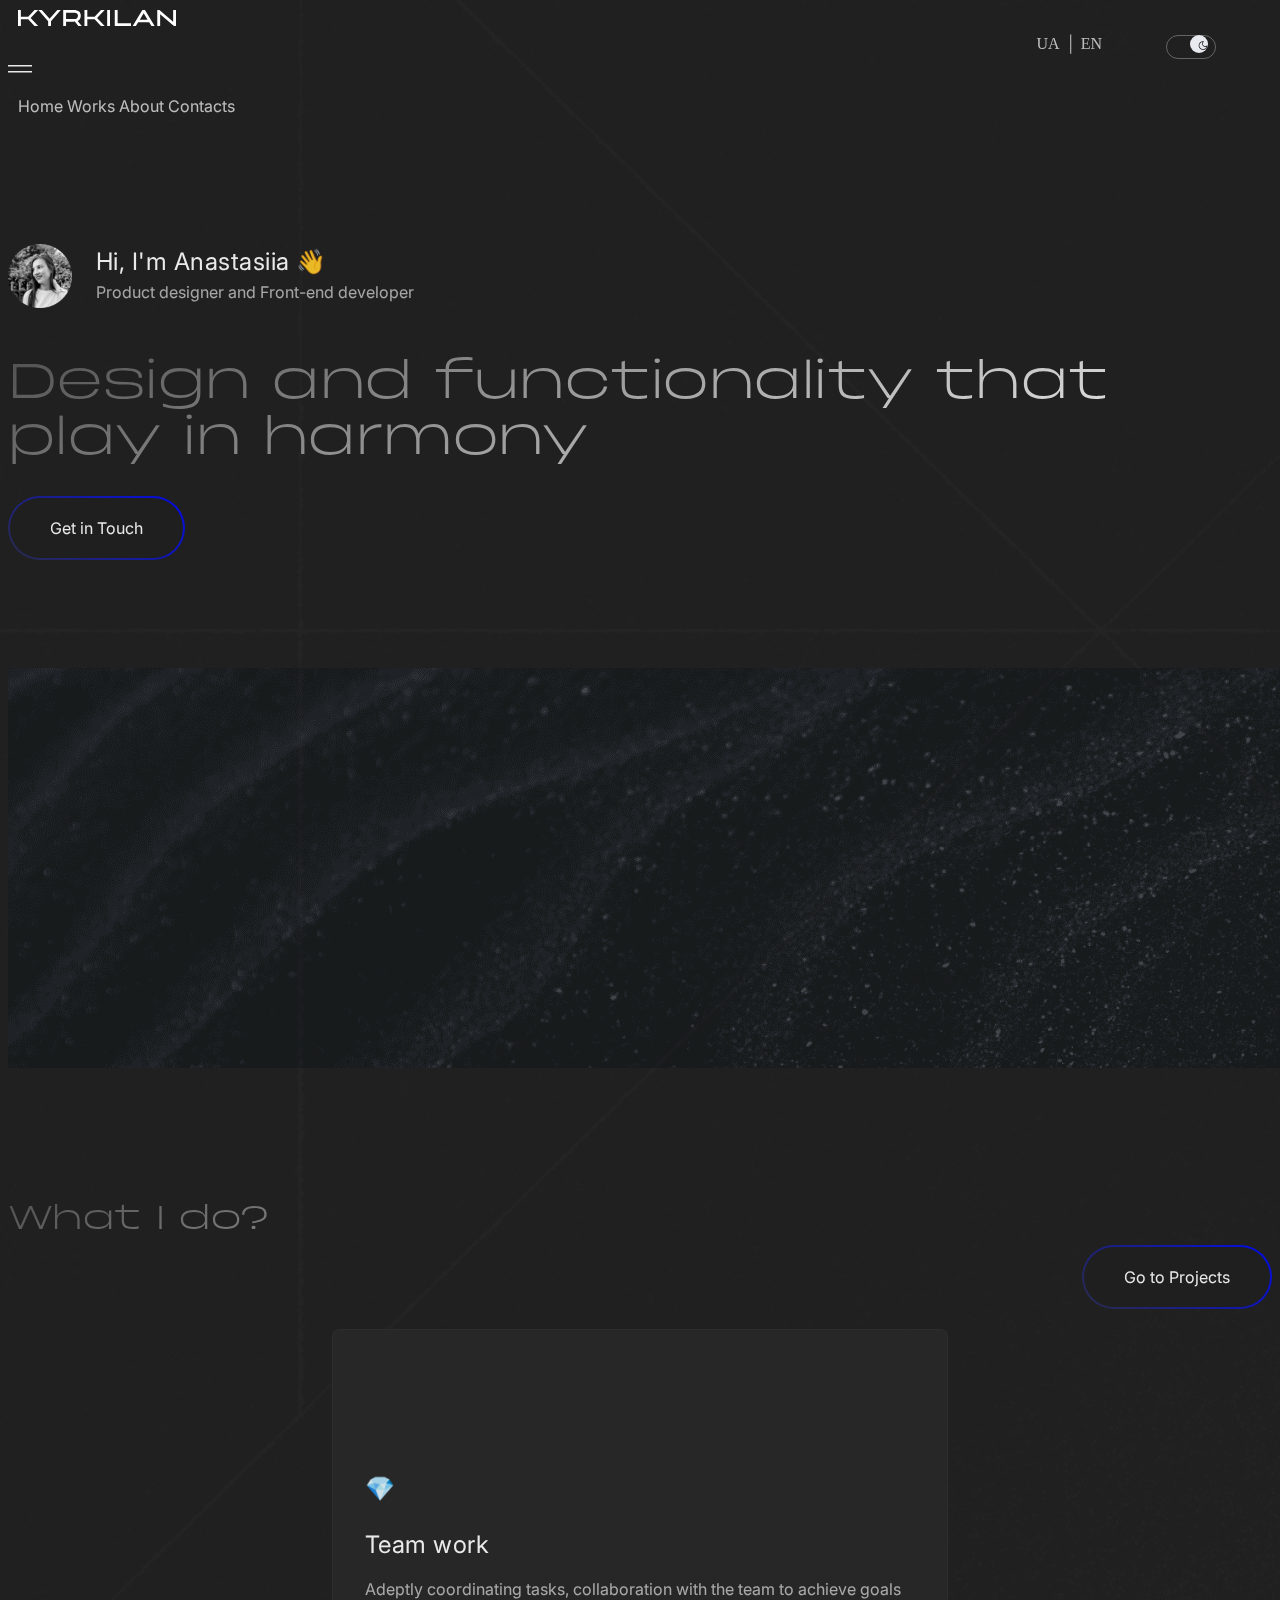
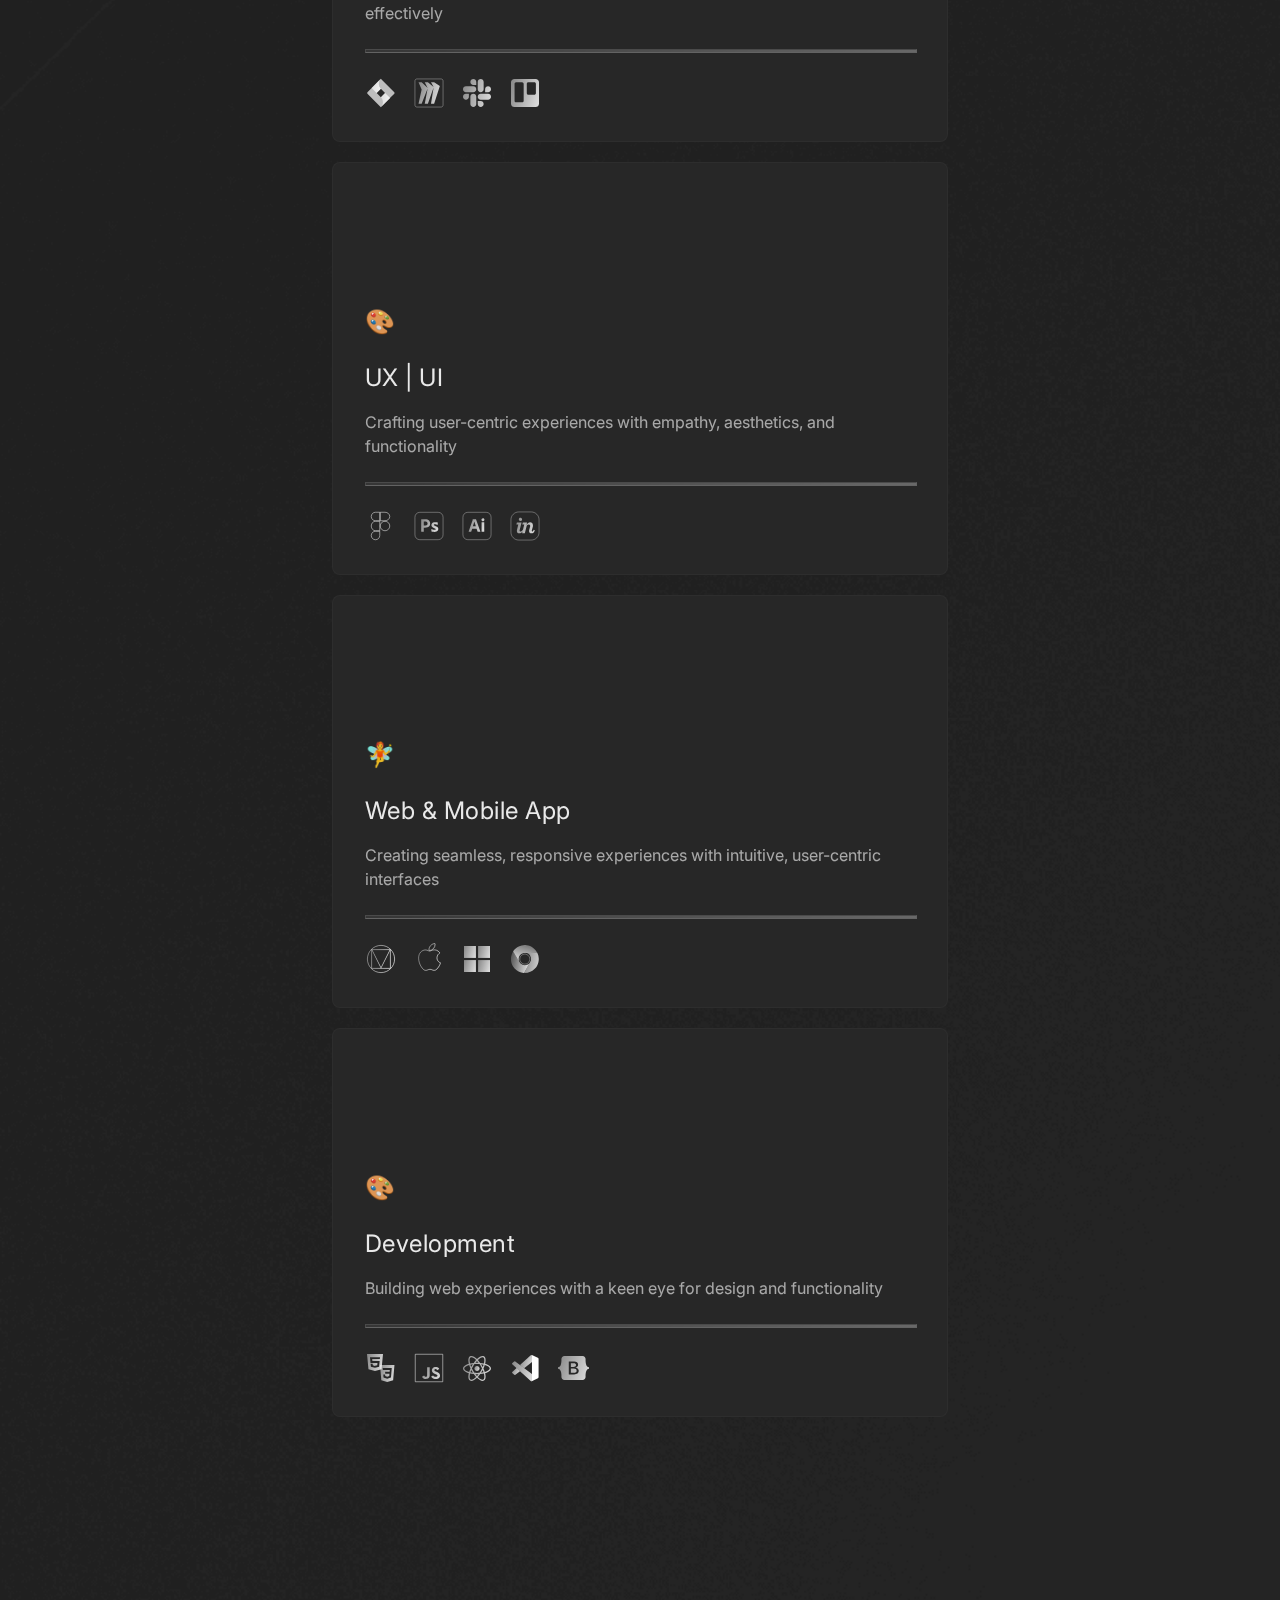
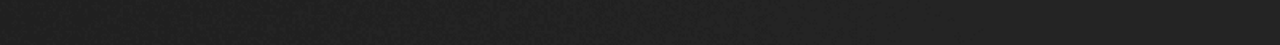
<file: index.html>
<!DOCTYPE html>
<html lang="en">
  <head>
    <meta charset="UTF-8" />
    <meta name="viewport" content="width=device-width, initial-scale=1.0" />
    <meta
      name="description"
      content="Anastasiia Kyrkilan - design and developing Websites, Mobile and Web Applications, combining usability and a enjoyable interface."
    />
    <title>Designer and Front-end developer - Anastasiia Kyrkilan</title>
    <link
      rel="icon"
      href="data:image/svg+xml,<svg xmlns='http://www.w3.org/2000/svg' width='64' height='64'><text x='50%' y='50%' dominant-baseline='middle' text-anchor='middle' style='font-size: 48px;'>👩🏻‍💻</text></svg>"
    />
    <link
      href="https://cdn.jsdelivr.net/npm/bootstrap@5.3.0/dist/css/bootstrap.min.css"
      rel="stylesheet"
      integrity="sha384-9ndCyUaIbzAi2FUVXJi0CjmCapSmO7SnpJef0486qhLnuZ2cdeRhO02iuK6FUUVM"
      crossorigin="anonymous"
    />
    <script
      src="https://cdn.jsdelivr.net/npm/bootstrap@5.3.1/dist/js/bootstrap.bundle.min.js"
      integrity="sha384-HwwvtgBNo3bZJJLYd8oVXjrBZt8cqVSpeBNS5n7C8IVInixGAoxmnlMuBnhbgrkm"
      crossorigin="anonymous"
    ></script>
    <link rel="stylesheet" href="/src/dark-theme.css" id="theme-link"/>
  </head>

  <body>
    <!-- Header -->
    <nav class="navbar sticky-top navbar-expand-lg navbar-dark" id="header">
      <div class="container">
        <a class="navbar-brand" href="/"
          ><img src="/img/logo.svg" alt="Kyrkilan" class="cursor-hover"
        /></a>

        <div class="switchers">
          <div class="lang">
            <a class="nav-item nav-link" href="#">UA</a>
            <p>|</p>
            <a class="nav-item nav-link active" href="#">EN</a>
          </div>

          <span class="switcher switcher-1">
            <input type="checkbox" id="switcher-1" />
            <label for="switcher-1"></label>
          </span>
        </div> 
        
        <button
          class="navbar-toggler d-lg-none"
          type="button"
          data-bs-toggle="collapse"
          data-bs-target="#navbarNavAltMarkup"
        >
          <span class="navbar-toggler-icon"></span>
        </button>

        <button id="custom-toggler" class="d-lg-none">
          <img
            src="icons/icon-burger-menu.svg"
            alt="Menu"
            class="menu-icon"
            width="24px"
          />
          <img
            src="icons/icon_burger_close.svg"
            alt="Close"
            class="close-icon disabled"
            width="24px"
          />
        </button>

       

        <div class="collapse navbar-collapse" id="navbarNavAltMarkup">
          <div class="navbar-nav">
            <a
              class="nav-item nav-link menu-item active"
              aria-current="page"
              href="/"
              >Home</a
            >
            <a class="nav-item nav-link menu-item" href="/works.html">Works</a>
            <a class="nav-item nav-link menu-item" href="/about.html">About</a>
            <a class="nav-item nav-link menu-item" href="#contact-screen"
              >Contacts</a
            >
          </div>
        </div>
      </div>
    </nav>

    <!-- Main screen -->
    <div class="container main-screen">
      <div class="row">
        <div class="col-xxl-1"></div>
        <div class="col-xxl-10 greeting">
          <img
            src="/img/avatar-color.png"
            alt="Anastasiia Kyrkilan"
            class="img-fluid"
          />
          <div>
            <h3>Hi, I'm Anastasiia 👋</h3>
            <p>Product designer and Front-end developer</p>
          </div>
        </div>
      </div>
      <div class="row">
        <div class="col-xxl-1"></div>
        <div class="col-xxl-7 col-xl-8 col-lg-10">
          <h1>Design and functionality that play in harmony</h1>
        </div>
      </div>
      <div class="row main-row-btn">
        <div class="col-xxl-1"></div>
        <div class="col-xxl-4">
          <a href="/#contact-screen" class="btn-main">Get in Touch</a>
        </div>
      </div>
    </div>

    <!-- Decorative image -->
    <div class="deco-img-main">
      <img src="/img/black_wave_img.png" alt="Design waves" class="img-fluid" />
    </div>

    <!-- What I do? -->
    <div class="container skills-screen">
      <div class="row">
        <div class="col-sm">
          <h2>What I do?</h2>
        </div>
        <div class="col-sm">
          <div class="btn-projects">
            <a href="/works.html" class="btn-main">Go to Projects</a>
          </div>
        </div>
      </div>
      <div class="row skill-cards">
        <div class="col-xxl col-lg-6 skill-card">
          <h3>💎</h3>
          <h3>Team work</h3>
          <p>
            Adeptly coordinating tasks, collaboration with the team to achieve
            goals effectively
          </p>
          <hr />
          <div class="tool-icons">
            <img
              src="/icons/tool-jira-white.svg"
              alt="Jira"
              class="tool-icon"
            />
            <img
              src="/icons/tool-miro-white.svg"
              alt="Miro"
              class="tool-icon"
            />
            <img
              src="/icons/tool-slack-white.svg"
              alt="Slack"
              class="tool-icon"
            />
            <img
              src="/icons/tool-trello-white.svg"
              alt="Trello"
              class="tool-icon"
            />
          </div>
        </div>
        <div class="col-xxl col-lg-6 skill-card">
          <h3>🎨</h3>
          <h3>UX | UI</h3>
          <p>
            Crafting user-centric experiences with empathy, aesthetics, and
            functionality
          </p>
          <hr />
          <div class="tool-icons">
            <img
              src="/icons/tool-figma-white.svg"
              alt="Figma"
              class="tool-icon"
            />
            <img
              src="/icons/tool-ps-white.svg"
              alt="Photoshop"
              class="tool-icon"
            />
            <img
              src="/icons/tool-ai-white.svg"
              alt="Illustrator"
              class="tool-icon"
            />
            <img
              src="/icons/tool-in-white.svg"
              alt="Invision"
              class="tool-icon"
            />
          </div>
        </div>
        <div class="col-xxl col-lg-6 skill-card">
          <h3>🧚</h3>
          <h3>Web & Mobile App</h3>
          <p>
            Creating seamless, responsive experiences with intuitive,
            user-centric interfaces
          </p>
          <hr />
          <div class="tool-icons">
            <img
              src="/icons/tool-material-white.svg"
              alt="Material guidelines"
              class="tool-icon"
            />
            <img
              src="/icons/tool-ios-white.svg"
              alt="iOS guidelines"
              class="tool-icon"
            />
            <img
              src="/icons/tool-win-white.svg"
              alt="Windows guidelines"
              class="tool-icon"
            />
            <img
              src="/icons/tool-web-white.svg"
              alt="Chrome"
              class="tool-icon"
            />
          </div>
        </div>
        <div class="col-xxl col-lg-6 skill-card">
          <h3>🎨</h3>
          <h3>Development</h3>
          <p>
            Building web experiences with a keen eye for design and
            functionality
          </p>
          <hr />
          <div class="tool-icons">
            <img
              src="/icons/tool-html-white.svg"
              alt="HTML & CSS"
              class="tool-icon"
            />
            <img
              src="/icons/tool-js-white.svg"
              alt="Java Script"
              class="tool-icon"
            />
            <img
              src="/icons/tool-react-white.svg"
              alt="React"
              class="tool-icon"
            />
            <img
              src="/icons/tool-vs-white.svg"
              alt="Visual Studio Code"
              class="tool-icon"
            />
            <img
              src="/icons/tool-bootstrap-white.svg"
              alt="Bootstrap"
              class="tool-icon"
            />
          </div>
        </div>
      </div>
    </div>

    <!-- Contact me -->
    <div class="contact-screen" id="contact-screen"></div>

    <!-- Footer -->
    <div class="footer"></div>

    <!-- Cursor -->
    <div class="circle-and-dot"></div>

    <!-- JS -->
    <script src="/src/app.js"></script>
  </body>
</html>
</file>
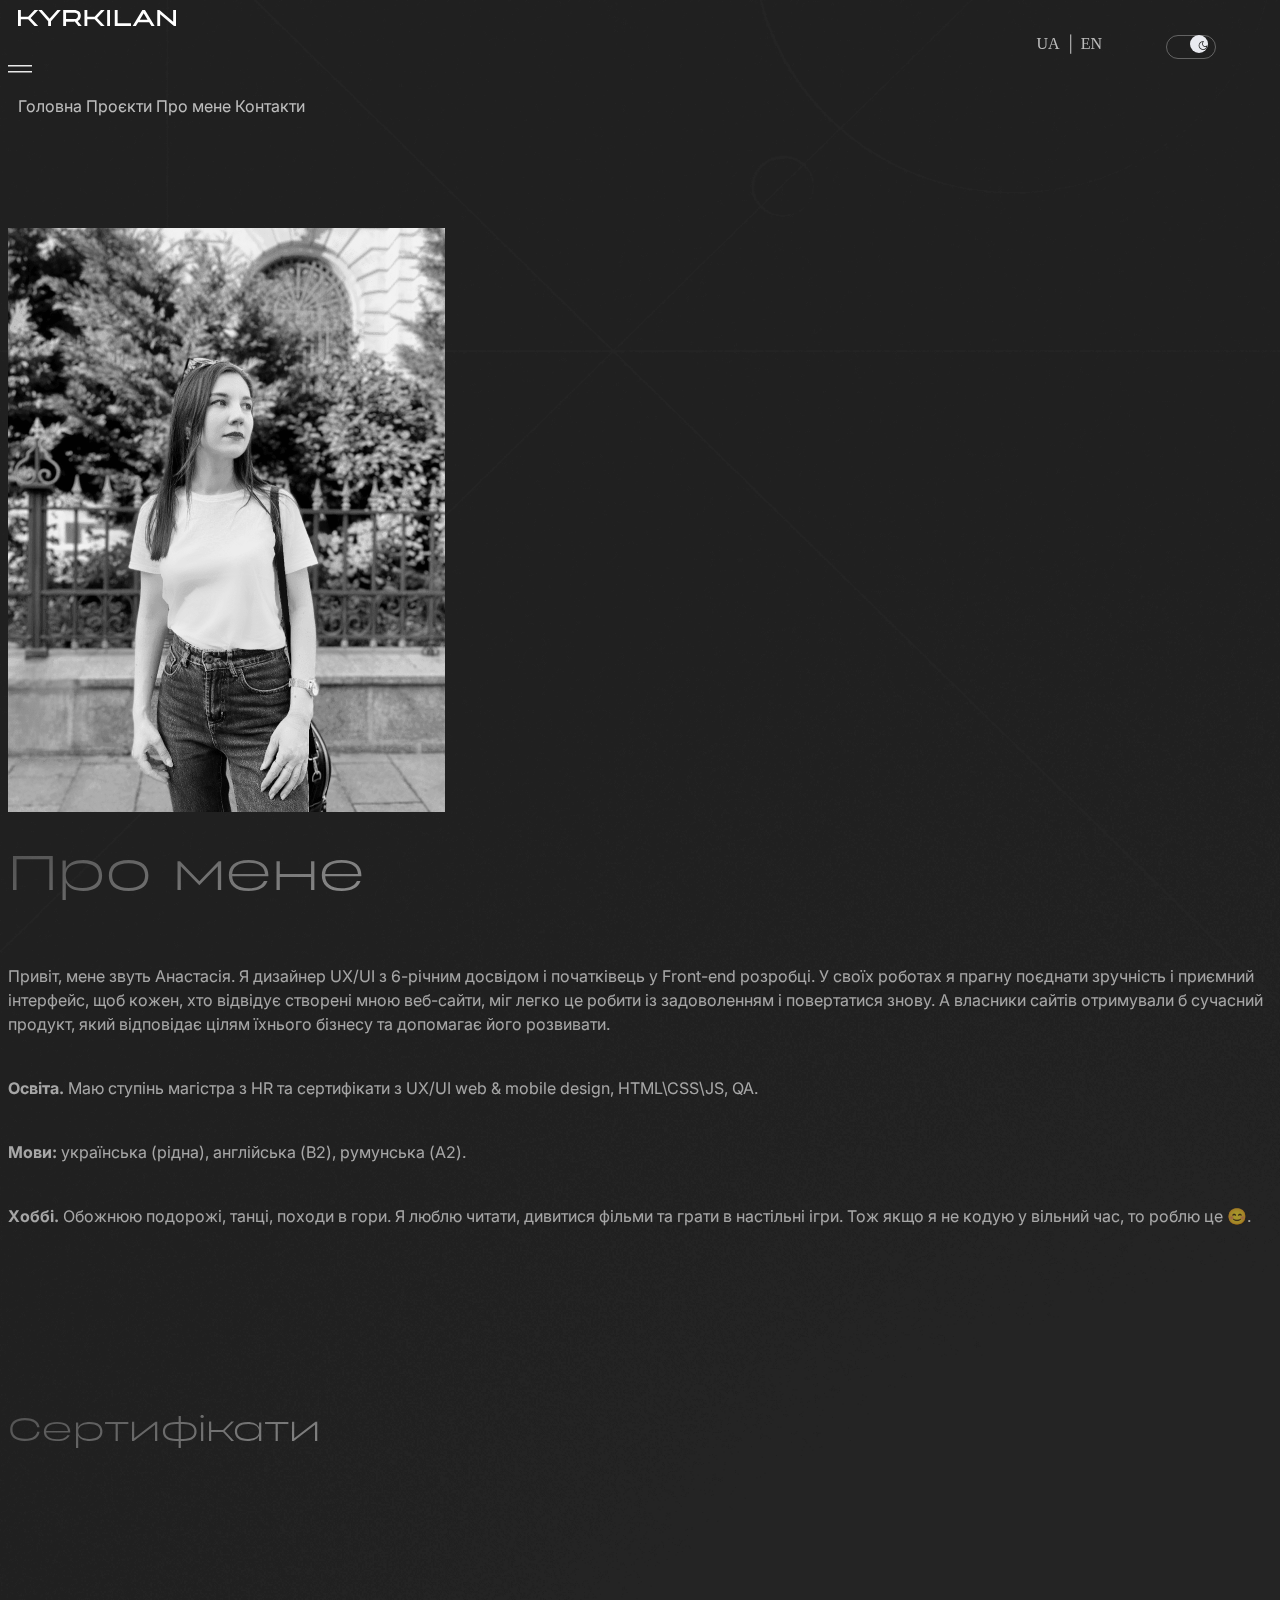
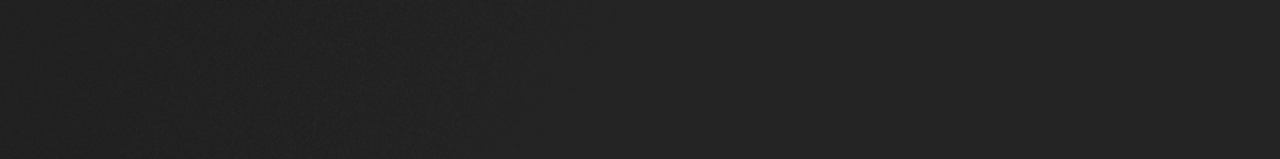
<file: about-ua.html>
<!DOCTYPE html>
<html lang="uk">
  <head>
    <meta charset="UTF-8" />
    <meta name="viewport" content="width=device-width, initial-scale=1.0" />
    <meta
      name="description"
      content="Дізнайтеся більше про Анастасію Киркілан – UX/UI дизайнера з 6-річним досвідом роботи та початківця Front-end"
    />
    <title>Про Анастасію Киркілан</title>
    <link
      rel="icon"
      href="data:image/svg+xml,<svg xmlns='http://www.w3.org/2000/svg' width='64' height='64'><text x='50%' y='50%' dominant-baseline='middle' text-anchor='middle' style='font-size: 48px;'>👩🏻‍💻</text></svg>"
    />
    <link
      href="https://cdn.jsdelivr.net/npm/bootstrap@5.3.0/dist/css/bootstrap.min.css"
      rel="stylesheet"
      integrity="sha384-9ndCyUaIbzAi2FUVXJi0CjmCapSmO7SnpJef0486qhLnuZ2cdeRhO02iuK6FUUVM"
      crossorigin="anonymous"
    />
    <script
      src="https://cdn.jsdelivr.net/npm/bootstrap@5.3.0/dist/js/bootstrap.bundle.min.js"
      integrity="sha384-geWF76RCwLtnZ8qwWowPQNguL3RmwHVBC9FhGdlKrxdiJJigb/j/68SIy3Te4Bkz"
      crossorigin="anonymous"
    ></script>
    <link rel="stylesheet" href="/src/dark-theme.css" id="theme-link"/>
  </head>

  <body>
    <!-- Header -->
    <nav class="navbar sticky-top navbar-expand-lg navbar-dark" id="header">
      <div class="container">
        <a class="navbar-brand" href="/index-ua.html"
          ><img src="/img/logo.svg" alt="Kyrkilan" class="cursor-hover"
        /></a>

        <div class="switchers">
          <div class="lang">
            <a class="nav-item nav-link active" href="#">UA</a>
            <p>|</p>
            <a class="nav-item nav-link" href="/about.html">EN</a>
          </div>

          <span class="switcher switcher-1">
            <input type="checkbox" id="switcher-1" />
            <label for="switcher-1"></label>
          </span>
        </div> 

        <button
          class="navbar-toggler d-lg-none"
          type="button"
          data-bs-toggle="collapse"
          data-bs-target="#navbarNavAltMarkup"
        >
          <span class="navbar-toggler-icon"></span>
        </button>

        <button id="custom-toggler" class="d-lg-none">
          <img
            src="icons/icon-burger-menu.svg"
            alt="Menu"
            class="menu-icon"
            width="24px"
          />
          <img
            src="icons/icon_burger_close.svg"
            alt="Close"
            class="close-icon disabled"
            width="24px"
          />
        </button>

        <div class="collapse navbar-collapse" id="navbarNavAltMarkup">
          <div class="navbar-nav">
            <a class="nav-item nav-link menu-item" aria-current="page" href="/index-ua.html"
              >Головна</a
            >
            <a class="nav-item nav-link menu-item" href="/works-ua.html">Проєкти</a>
            <a class="nav-item nav-link menu-item active" href="/about-ua.html"
              >Про мене</a
            >
            <a class="nav-item nav-link menu-item" href="#contact-screen-about"
              >Контакти</a
            >
          </div>
        </div>
      </div>
    </nav>

    <!-- About me -->
    <div class="container about-me">
      <div class="row">
        <div class="col-xl-1"></div>
        <div class="col-xl-5 col-lg-6">
          <img
            src="/img/about-photo-color.png"
            alt="Анастасія Киркілан"
            class="img-fluid"
          />
        </div>
        <div class="col-xl-5 col-lg-6">
          <h1>Про мене</h2>
          <p>
            Привіт, мене звуть Анастасія. Я дизайнер UX/UI з 6-річним досвідом і початківець у Front-end розробці. У своїх роботах я прагну поєднати зручність і приємний інтерфейс, щоб кожен, хто відвідує створені мною веб-сайти, міг легко це робити із задоволенням і повертатися знову. А власники сайтів отримували б сучасний продукт, який відповідає цілям їхнього бізнесу та допомагає його розвивати.
          </p>
          <p>
            <b>Освіта.</b> Маю ступінь магістра з HR та сертифікати з UX/UI web & mobile design, HTML\CSS\JS, QA.
          </p>
          <p>
            <b> Мови:</b> українська (рідна), англійська (B2), румунська (A2).
          </p>
          <p>
            <b>Хоббі.</b> Обожнюю подорожі, танці, походи в гори. Я люблю читати, дивитися фільми та грати в настільні ігри. Тож якщо я не кодую у вільний час, то роблю це 😊.
          </p>
        </div>
      </div>
    </div>

    <!-- Certificates -->
<div class="certificates-screen">
  <h2 class="container">Сертифікати</h2>
  <div class="certificates-container">
    <div class="certificates">
    </div>
    <div class="certificates">
    </div>
   </div> 
   <div class="certificates-container">
    <div class="certificates scroll-back">
    </div>
    <div class="certificates scroll-back">
    </div>
   </div> 
   </div> 
</div>

    <!-- Contact me -->
    <div class="contact-screen" id="contact-screen-about"></div>

    <!-- Footer -->
    <div class="footer"></div>

    <!-- Cursor -->
    <div class="circle-and-dot"></div>

    <!-- JS -->
    <script src="/src/app-ua.js"></script>
  </body>
</html>
</file>
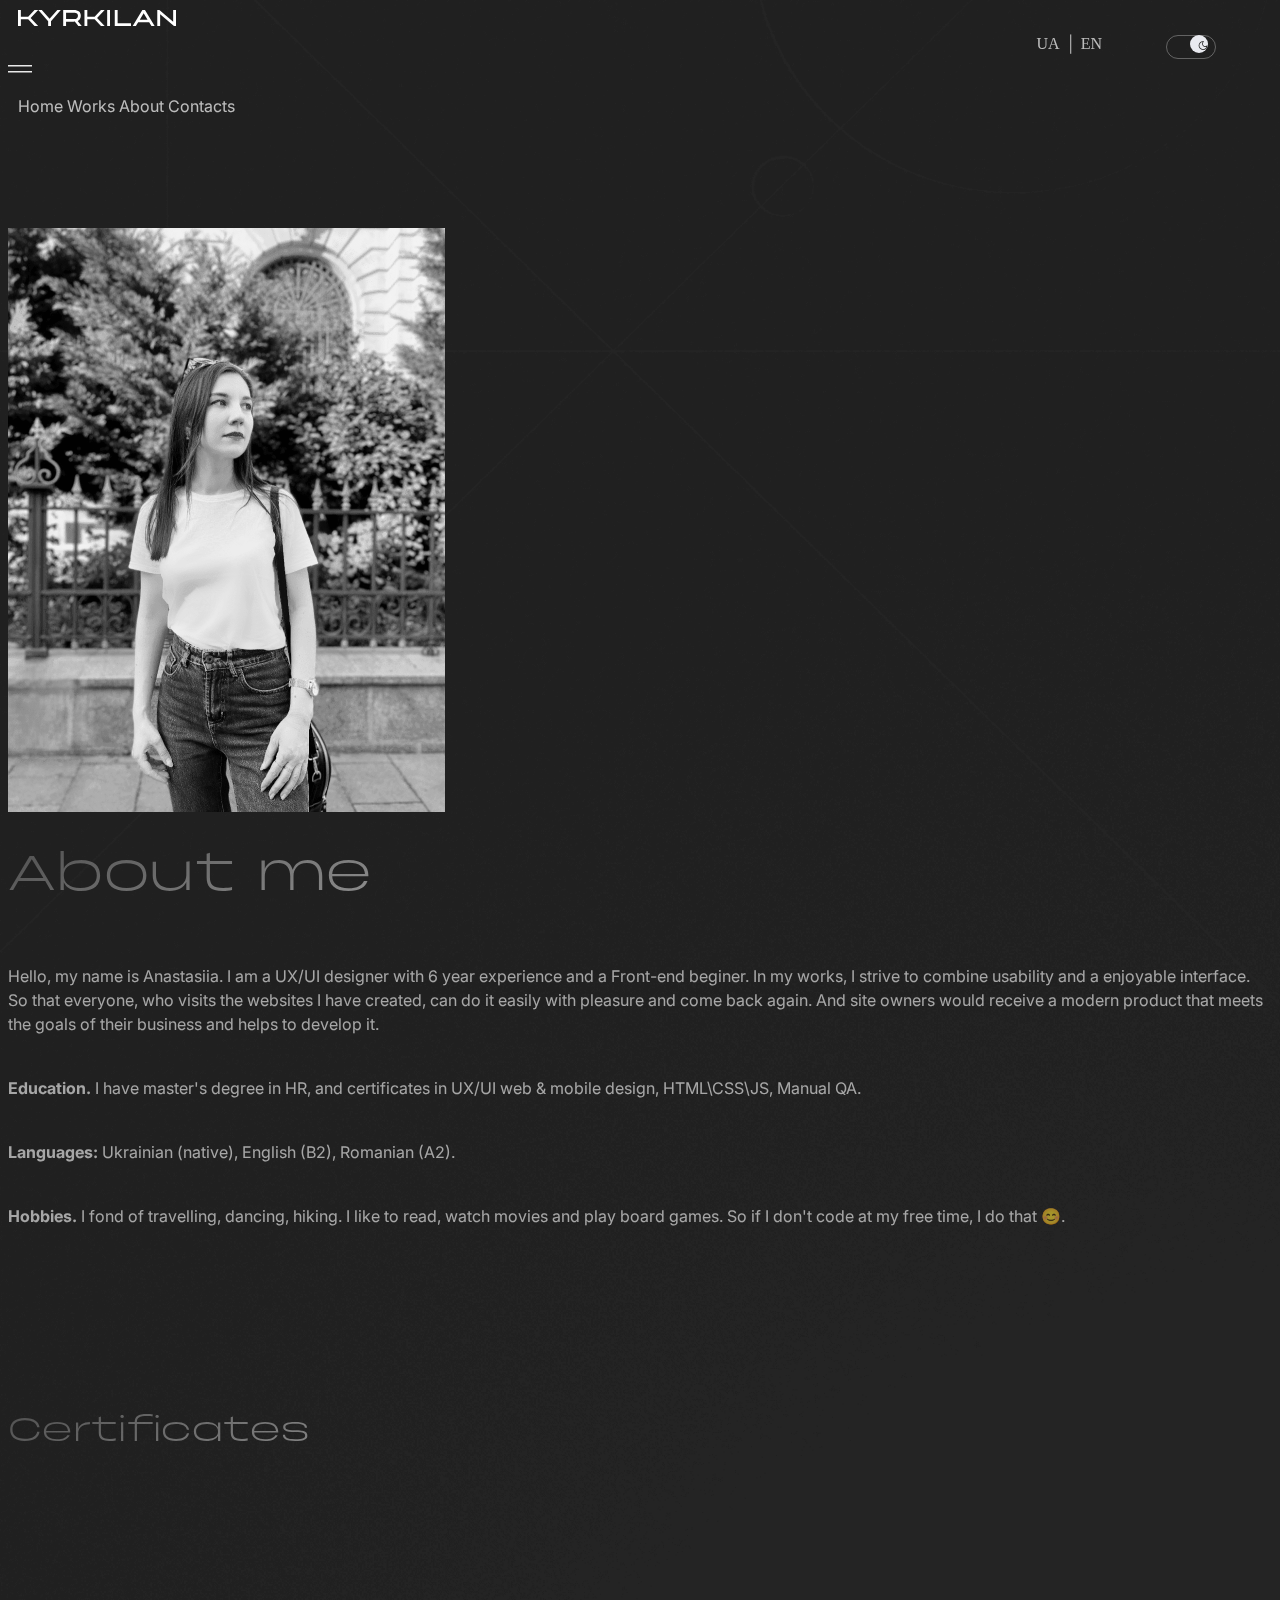
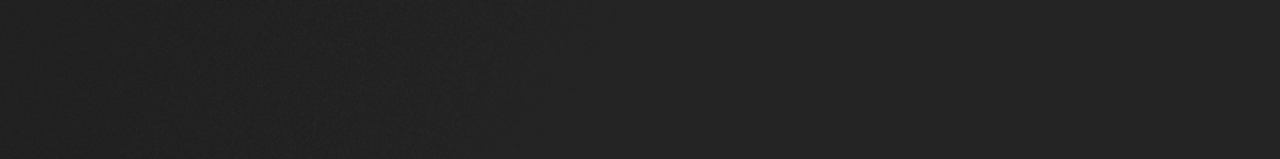
<file: about.html>
<!DOCTYPE html>
<html lang="en">
  <head>
    <meta charset="UTF-8" />
    <meta name="viewport" content="width=device-width, initial-scale=1.0" />
    <meta
      name="description"
      content="Learn more about Anastasiia Kyrkilan - an UX/UI designer with 6 year experience and a Front-end beginer"
    />
    <title>About Anastasiia Kyrkilan</title>
    <link
      rel="icon"
      href="data:image/svg+xml,<svg xmlns='http://www.w3.org/2000/svg' width='64' height='64'><text x='50%' y='50%' dominant-baseline='middle' text-anchor='middle' style='font-size: 48px;'>👩🏻‍💻</text></svg>"
    />
    <link
      href="https://cdn.jsdelivr.net/npm/bootstrap@5.3.0/dist/css/bootstrap.min.css"
      rel="stylesheet"
      integrity="sha384-9ndCyUaIbzAi2FUVXJi0CjmCapSmO7SnpJef0486qhLnuZ2cdeRhO02iuK6FUUVM"
      crossorigin="anonymous"
    />
    <script
      src="https://cdn.jsdelivr.net/npm/bootstrap@5.3.0/dist/js/bootstrap.bundle.min.js"
      integrity="sha384-geWF76RCwLtnZ8qwWowPQNguL3RmwHVBC9FhGdlKrxdiJJigb/j/68SIy3Te4Bkz"
      crossorigin="anonymous"
    ></script>
    <link rel="stylesheet" href="/src/dark-theme.css" id="theme-link"/>
  </head>

  <body>
    <!-- Header -->
    <nav class="navbar sticky-top navbar-expand-lg navbar-dark" id="header">
      <div class="container">
        <a class="navbar-brand" href="/"
          ><img src="/img/logo.svg" alt="Kyrkilan" class="cursor-hover"
        /></a>

        <div class="switchers">
          <div class="lang">
            <a class="nav-item nav-link" href="#">UA</a>
            <p>|</p>
            <a class="nav-item nav-link active" href="#">EN</a>
          </div>

          <span class="switcher switcher-1">
            <input type="checkbox" id="switcher-1" />
            <label for="switcher-1"></label>
          </span>
        </div> 

        <button
          class="navbar-toggler d-lg-none"
          type="button"
          data-bs-toggle="collapse"
          data-bs-target="#navbarNavAltMarkup"
        >
          <span class="navbar-toggler-icon"></span>
        </button>

        <button id="custom-toggler" class="d-lg-none">
          <img
            src="icons/icon-burger-menu.svg"
            alt="Menu"
            class="menu-icon"
            width="24px"
          />
          <img
            src="icons/icon_burger_close.svg"
            alt="Close"
            class="close-icon disabled"
            width="24px"
          />
        </button>

        <div class="collapse navbar-collapse" id="navbarNavAltMarkup">
          <div class="navbar-nav">
            <a class="nav-item nav-link menu-item" aria-current="page" href="/"
              >Home</a
            >
            <a class="nav-item nav-link menu-item" href="/works.html">Works</a>
            <a class="nav-item nav-link menu-item active" href="/about.html"
              >About</a
            >
            <a class="nav-item nav-link menu-item" href="#contact-screen-about"
              >Contacts</a
            >
          </div>
        </div>
      </div>
    </nav>

    <!-- About me -->
    <div class="container about-me">
      <div class="row">
        <div class="col-xl-1"></div>
        <div class="col-xl-5 col-lg-6">
          <img
            src="/img/about-photo-color.png"
            alt="Anastasiia Kyrkilan"
            class="img-fluid"
          />
        </div>
        <div class="col-xl-5 col-lg-6">
          <h1>About me</h2>
          <p>
            Hello, my name is Anastasiia. I am a UX/UI designer with 6 year
            experience and a Front-end beginer. In my works, I strive to combine
            usability and a enjoyable interface. So that everyone, who visits
            the websites I have created, can do it easily with pleasure and come
            back again. And site owners would receive a modern product that
            meets the goals of their business and helps to develop it.
          </p>
          <p>
            <b>Education.</b> I have master's degree in HR, and certificates in
            UX/UI web & mobile design, HTML\CSS\JS, Manual QA.
          </p>
          <p>
            <b> Languages:</b> Ukrainian (native), English (B2), Romanian (A2).
          </p>
          <p>
            <b>Hobbies.</b> I fond of travelling, dancing, hiking. I like to
            read, watch movies and play board games. So if I don't code at my
            free time, I do that 😊.
          </p>
        </div>
      </div>
    </div>

    <!-- Certificates -->
<div class="certificates-screen">
  <h2 class="container">Certificates</h2>
  <div class="certificates-container">
    <div class="certificates">
    </div>
    <div class="certificates">
    </div>
   </div> 
   <div class="certificates-container">
    <div class="certificates scroll-back">
    </div>
    <div class="certificates scroll-back">
    </div>
   </div> 
   </div> 
</div>

    <!-- Contact me -->
    <div class="contact-screen" id="contact-screen-about"></div>

    <!-- Footer -->
    <div class="footer"></div>

    <!-- Cursor -->
    <div class="circle-and-dot"></div>

    <!-- JS -->
    <script src="/src/app.js"></script>
  </body>
</html>
</file>
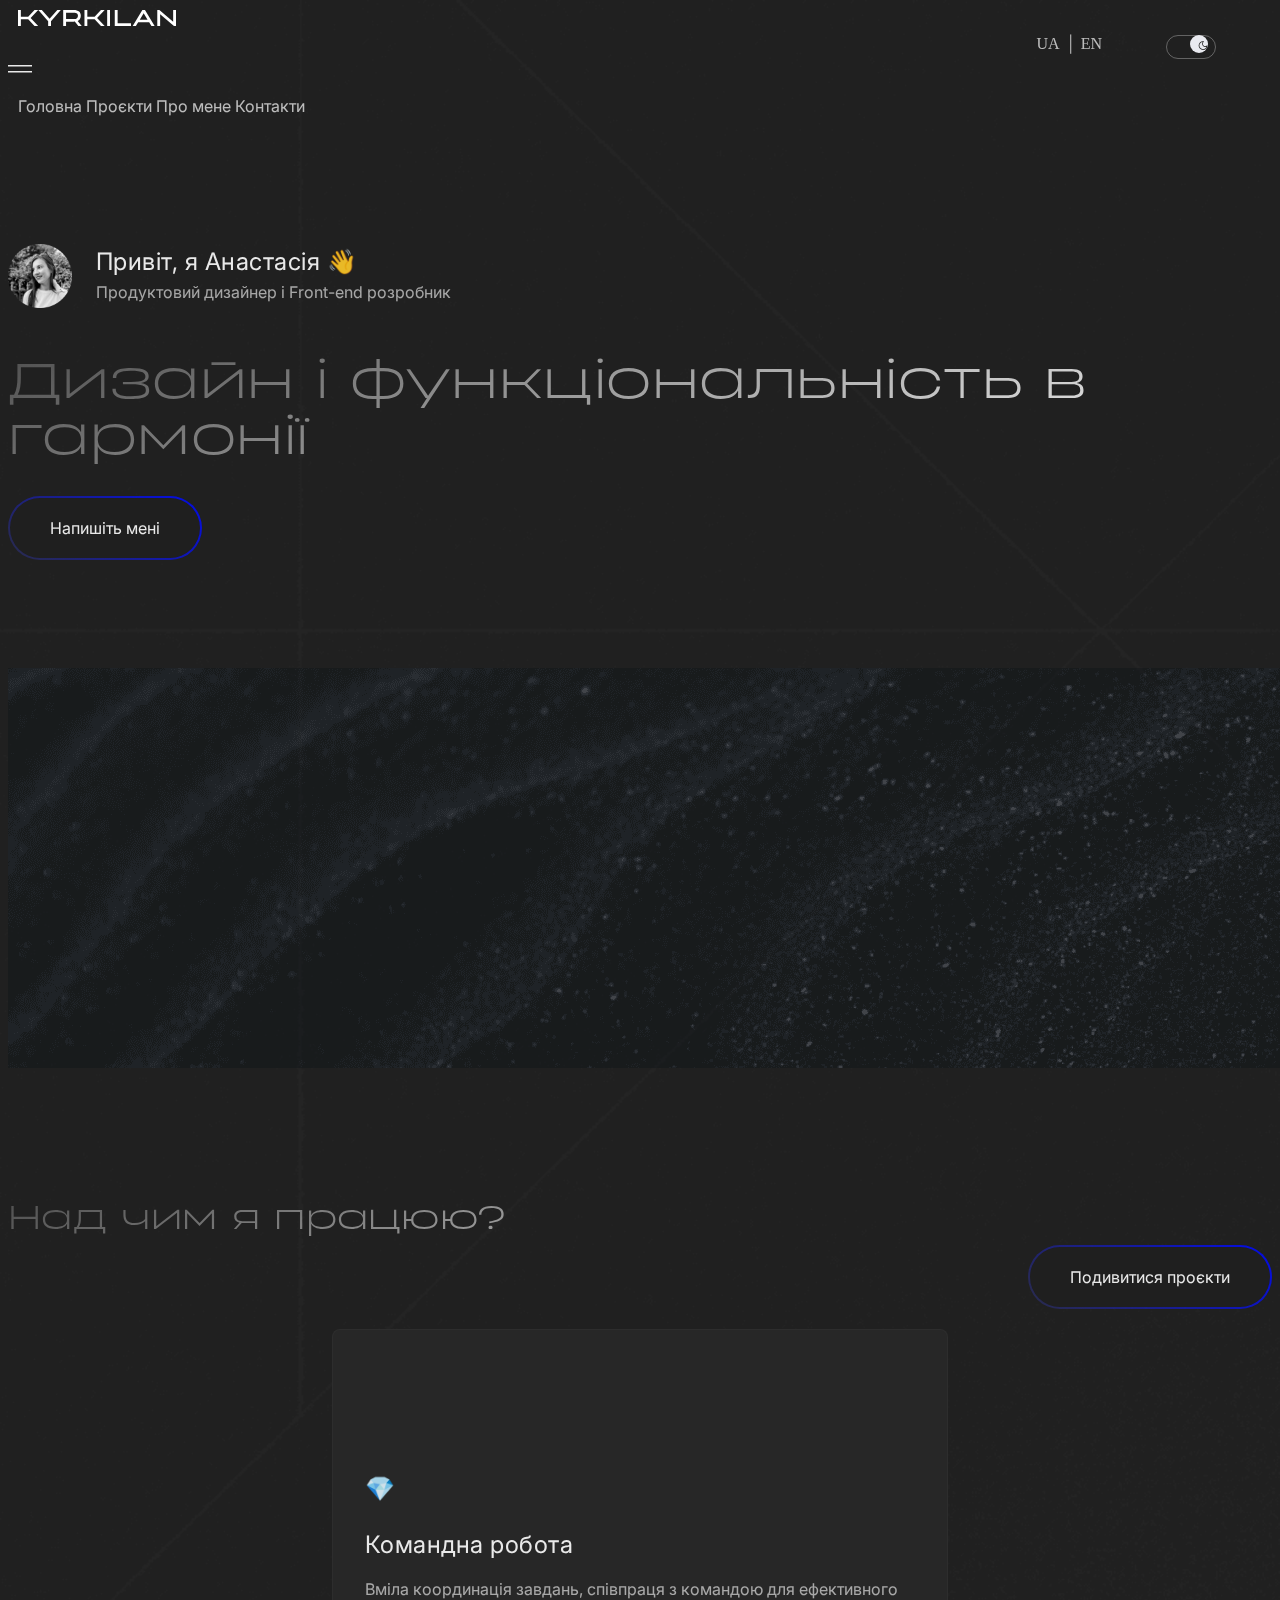
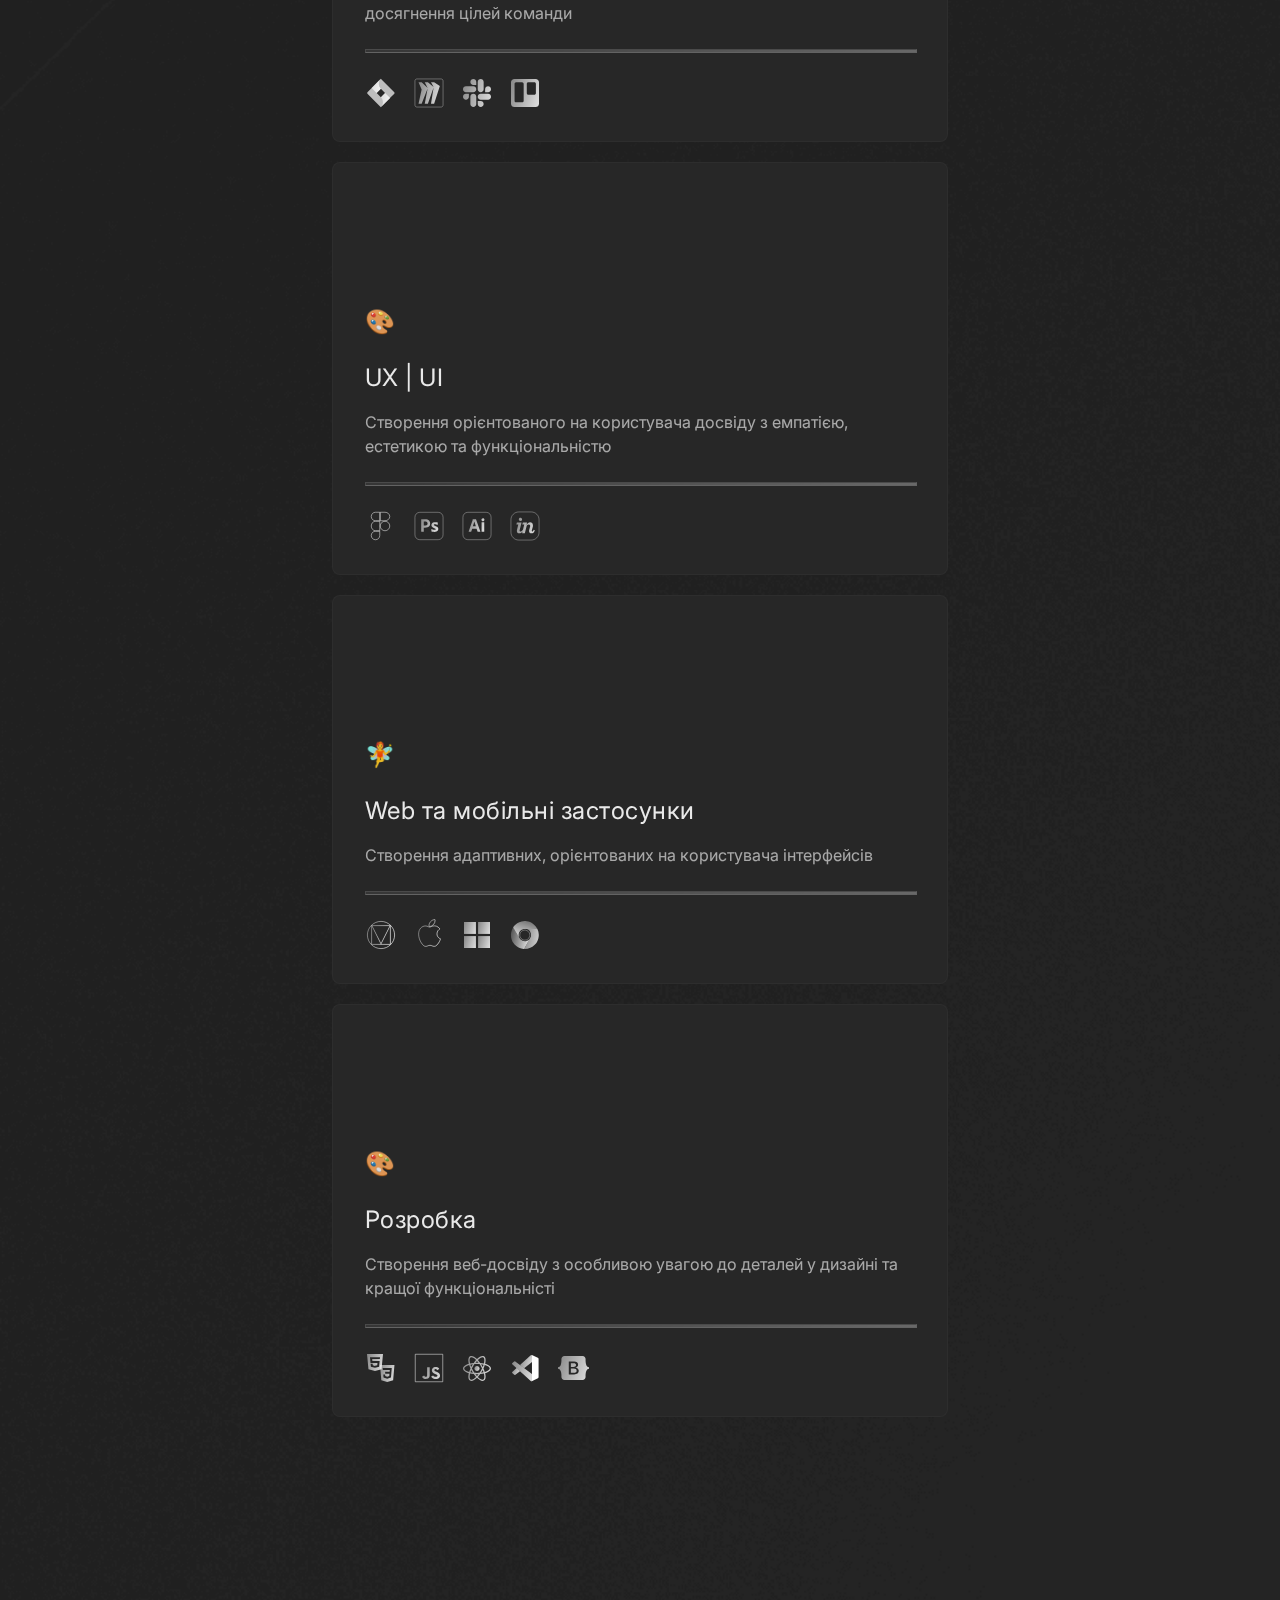
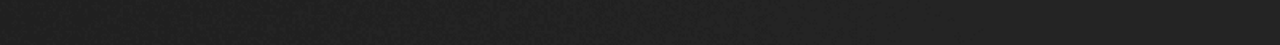
<file: index-ua.html>
<!DOCTYPE html>
<html lang="uk">
  <head>
    <meta charset="UTF-8" />
    <meta name="viewport" content="width=device-width, initial-scale=1.0" />
    <meta
      name="description"
      content="Анастасія Киркілан - дизайн і розробка веб-сайтів, мобільних і веб-додатків, що поєднують юзабіліті та приємний інтерфейс"
    />
    <title>Дизайнер і Front-end розробник - Анастасія Киркілан</title>
    <link
      rel="icon"
      href="data:image/svg+xml,<svg xmlns='http://www.w3.org/2000/svg' width='64' height='64'><text x='50%' y='50%' dominant-baseline='middle' text-anchor='middle' style='font-size: 48px;'>👩🏻‍💻</text></svg>"
    />
    <link
      href="https://cdn.jsdelivr.net/npm/bootstrap@5.3.0/dist/css/bootstrap.min.css"
      rel="stylesheet"
      integrity="sha384-9ndCyUaIbzAi2FUVXJi0CjmCapSmO7SnpJef0486qhLnuZ2cdeRhO02iuK6FUUVM"
      crossorigin="anonymous"
    />
    <script
      src="https://cdn.jsdelivr.net/npm/bootstrap@5.3.1/dist/js/bootstrap.bundle.min.js"
      integrity="sha384-HwwvtgBNo3bZJJLYd8oVXjrBZt8cqVSpeBNS5n7C8IVInixGAoxmnlMuBnhbgrkm"
      crossorigin="anonymous"
    ></script>
    <link rel="stylesheet" href="/src/dark-theme.css" id="theme-link" />
  </head>

  <body>
    <!-- Header -->
    <nav class="navbar sticky-top navbar-expand-lg navbar-dark" id="header">
      <div class="container">
        <a class="navbar-brand" href="/index-ua.html"
          ><img src="/img/logo.svg" alt="Kyrkilan" class="cursor-hover"
        /></a>

        <div class="switchers">
          <div class="lang">
            <a class="nav-item nav-link active" href="#">UA</a>
            <p>|</p>
            <a class="nav-item nav-link" href="/index.html">EN</a>
          </div>

          <span class="switcher switcher-1">
            <input type="checkbox" id="switcher-1" />
            <label for="switcher-1"></label>
          </span>
        </div>

        <button
          class="navbar-toggler d-lg-none"
          type="button"
          data-bs-toggle="collapse"
          data-bs-target="#navbarNavAltMarkup"
        >
          <span class="navbar-toggler-icon"></span>
        </button>

        <button id="custom-toggler" class="d-lg-none">
          <img
            src="icons/icon-burger-menu.svg"
            alt="Menu"
            class="menu-icon"
            width="24px"
          />
          <img
            src="icons/icon_burger_close.svg"
            alt="Close"
            class="close-icon disabled"
            width="24px"
          />
        </button>

        <div class="collapse navbar-collapse" id="navbarNavAltMarkup">
          <div class="navbar-nav">
            <a
              class="nav-item nav-link menu-item active"
              aria-current="page"
              href="/index-ua.html"
              >Головна</a
            >
            <a class="nav-item nav-link menu-item" href="/works-ua.html"
              >Проєкти</a
            >
            <a class="nav-item nav-link menu-item" href="/about-ua.html"
              >Про мене</a
            >
            <a class="nav-item nav-link menu-item" href="#contact-screen"
              >Контакти</a
            >
          </div>
        </div>
      </div>
    </nav>

    <!-- Main screen -->
    <div class="container main-screen">
      <div class="row">
        <div class="col-xxl-1"></div>
        <div class="col-xxl-10 greeting">
          <img
            src="/img/avatar-color.png"
            alt="Анастасія Киркілан"
            class="img-fluid"
          />
          <div>
            <h3>Привіт, я Анастасія 👋</h3>
            <p>Продуктовий дизайнер і Front-end розробник</p>
          </div>
        </div>
      </div>
      <div class="row">
        <div class="col-xxl-1"></div>
        <div class="col-xxl-7 col-xl-8 col-lg-10">
          <h1>Дизайн і функціональність в гармонії</h1>
        </div>
      </div>
      <div class="row main-row-btn">
        <div class="col-xxl-1"></div>
        <div class="col-xxl-4">
          <a href="/#contact-screen" class="btn-main">Напишіть мені</a>
        </div>
      </div>
    </div>

    <!-- Decorative image -->
    <div class="deco-img-main">
      <img src="/img/black_wave_img.png" alt="Design waves" class="img-fluid" />
    </div>

    <!-- What I do? -->
    <div class="container skills-screen">
      <div class="row">
        <div class="col-sm">
          <h2>Над чим я працюю?</h2>
        </div>
        <div class="col-sm">
          <div class="btn-projects">
            <a href="/works.html" class="btn-main">Подивитися проєкти</a>
          </div>
        </div>
      </div>
      <div class="row skill-cards">
        <div class="col-xxl col-lg-6 skill-card">
          <h3>💎</h3>
          <h3>Командна робота</h3>
          <p>
            Вміла координація завдань, співпраця з командою для ефективного
            досягнення цілей команди
          </p>
          <hr />
          <div class="tool-icons">
            <img
              src="/icons/tool-jira-white.svg"
              alt="Jira"
              class="tool-icon"
            />
            <img
              src="/icons/tool-miro-white.svg"
              alt="Miro"
              class="tool-icon"
            />
            <img
              src="/icons/tool-slack-white.svg"
              alt="Slack"
              class="tool-icon"
            />
            <img
              src="/icons/tool-trello-white.svg"
              alt="Trello"
              class="tool-icon"
            />
          </div>
        </div>
        <div class="col-xxl col-lg-6 skill-card">
          <h3>🎨</h3>
          <h3>UX | UI</h3>
          <p>
            Створення орієнтованого на користувача досвіду з емпатією, естетикою
            та функціональністю
          </p>
          <hr />
          <div class="tool-icons">
            <img
              src="/icons/tool-figma-white.svg"
              alt="Figma"
              class="tool-icon"
            />
            <img
              src="/icons/tool-ps-white.svg"
              alt="Photoshop"
              class="tool-icon"
            />
            <img
              src="/icons/tool-ai-white.svg"
              alt="Illustrator"
              class="tool-icon"
            />
            <img
              src="/icons/tool-in-white.svg"
              alt="Invision"
              class="tool-icon"
            />
          </div>
        </div>
        <div class="col-xxl col-lg-6 skill-card">
          <h3>🧚</h3>
          <h3>Web та мобільні застосунки</h3>
          <p>Створення адаптивних, орієнтованих на користувача інтерфейсів</p>
          <hr />
          <div class="tool-icons">
            <img
              src="/icons/tool-material-white.svg"
              alt="Material guidelines"
              class="tool-icon"
            />
            <img
              src="/icons/tool-ios-white.svg"
              alt="iOS guidelines"
              class="tool-icon"
            />
            <img
              src="/icons/tool-win-white.svg"
              alt="Windows guidelines"
              class="tool-icon"
            />
            <img
              src="/icons/tool-web-white.svg"
              alt="Chrome"
              class="tool-icon"
            />
          </div>
        </div>
        <div class="col-xxl col-lg-6 skill-card">
          <h3>🎨</h3>
          <h3>Розробка</h3>
          <p>
            Створення веб-досвіду з особливою увагою до деталей у дизайні та
            кращої функціональністі
          </p>
          <hr />
          <div class="tool-icons">
            <img
              src="/icons/tool-html-white.svg"
              alt="HTML & CSS"
              class="tool-icon"
            />
            <img
              src="/icons/tool-js-white.svg"
              alt="Java Script"
              class="tool-icon"
            />
            <img
              src="/icons/tool-react-white.svg"
              alt="React"
              class="tool-icon"
            />
            <img
              src="/icons/tool-vs-white.svg"
              alt="Visual Studio Code"
              class="tool-icon"
            />
            <img
              src="/icons/tool-bootstrap-white.svg"
              alt="Bootstrap"
              class="tool-icon"
            />
          </div>
        </div>
      </div>
    </div>

    <!-- Contact me -->
    <div class="contact-screen" id="contact-screen"></div>

    <!-- Footer -->
    <div class="footer"></div>

    <!-- Cursor -->
    <div class="circle-and-dot"></div>

    <!-- JS -->
    <script src="/src/app-ua.js"></script>
  </body>
</html>
</file>
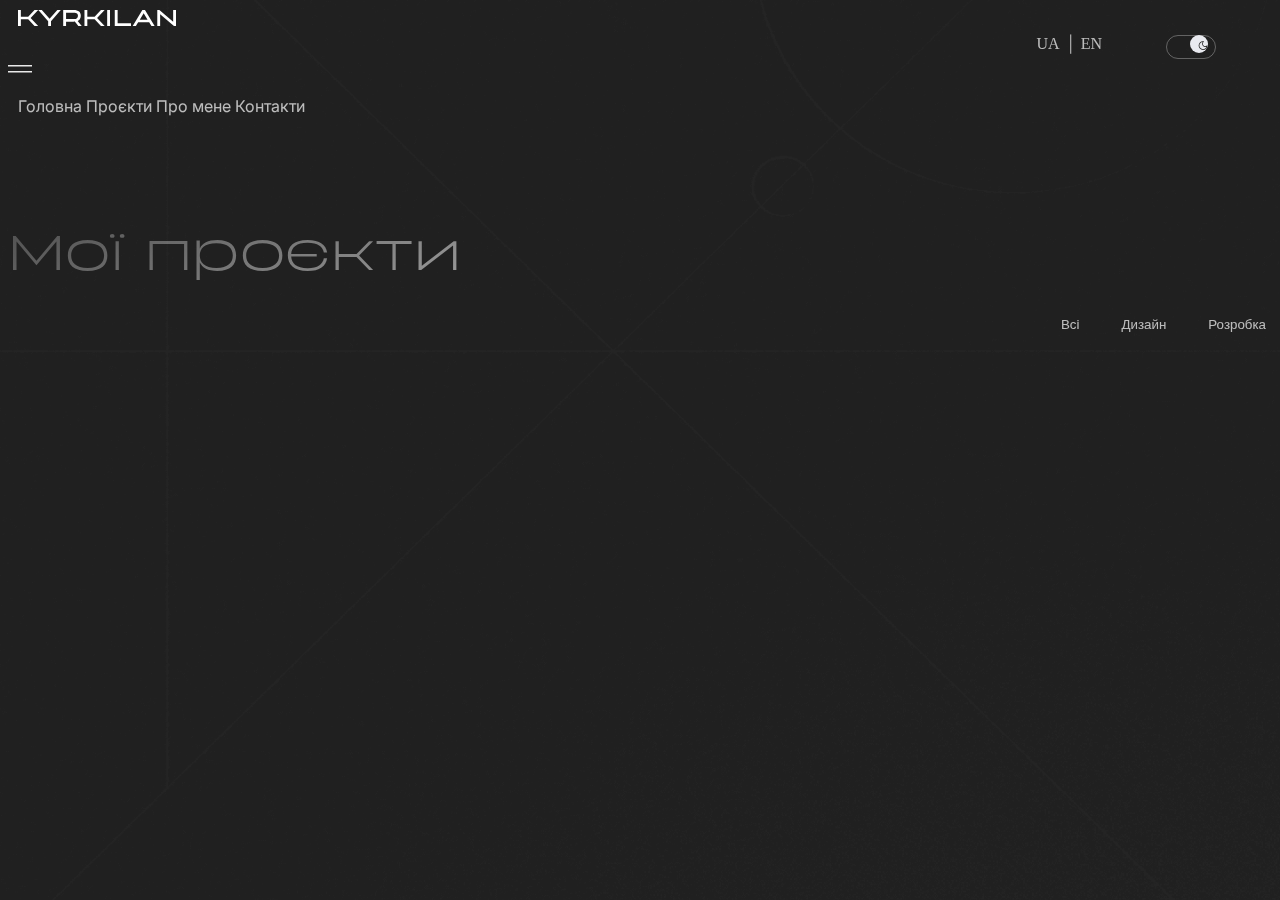
<file: works-ua.html>
<!DOCTYPE html>
<html lang="uk">
  <head>
    <meta charset="UTF-8" />
    <meta name="viewport" content="width=device-width, initial-scale=1.0" />
    <meta
      name="description"
      content="Подивіться дизайн та фронтенд-проєкти Анастасії Киркілан для різних мобільних та веб-додатків, веб-сайтів - як концепції так і реальні"
    />
    <title>Роботи та проєкти Анастасії Киркілан</title>
    <link
      rel="icon"
      href="data:image/svg+xml,<svg xmlns='http://www.w3.org/2000/svg' width='64' height='64'><text x='50%' y='50%' dominant-baseline='middle' text-anchor='middle' style='font-size: 48px;'>👩🏻‍💻</text></svg>"
    />
    <link
      href="https://cdn.jsdelivr.net/npm/bootstrap@5.3.0/dist/css/bootstrap.min.css"
      rel="stylesheet"
      integrity="sha384-9ndCyUaIbzAi2FUVXJi0CjmCapSmO7SnpJef0486qhLnuZ2cdeRhO02iuK6FUUVM"
      crossorigin="anonymous"
    />
    <script
      src="https://cdn.jsdelivr.net/npm/bootstrap@5.3.0/dist/js/bootstrap.bundle.min.js"
      integrity="sha384-geWF76RCwLtnZ8qwWowPQNguL3RmwHVBC9FhGdlKrxdiJJigb/j/68SIy3Te4Bkz"
      crossorigin="anonymous"
    ></script>
    <link rel="stylesheet" href="/src/dark-theme.css" id="theme-link" />
  </head>

  <body>
    <!-- Header -->
    <nav class="navbar sticky-top navbar-expand-lg navbar-dark" id="header">
      <div class="container">
        <a class="navbar-brand" href="/index-ua.html"
          ><img src="/img/logo.svg" alt="Kyrkilan" class="cursor-hover"
        /></a>

        <div class="switchers">
          <div class="lang">
            <a class="nav-item nav-link active" href="#">UA</a>
            <p>|</p>
            <a class="nav-item nav-link" href="/works.html">EN</a>
          </div>

          <span class="switcher switcher-1">
            <input type="checkbox" id="switcher-1" />
            <label for="switcher-1"></label>
          </span>
        </div>

        <button
          class="navbar-toggler d-lg-none"
          type="button"
          data-bs-toggle="collapse"
          data-bs-target="#navbarNavAltMarkup"
        >
          <span class="navbar-toggler-icon"></span>
        </button>

        <button id="custom-toggler" class="d-lg-none">
          <img
            src="icons/icon-burger-menu.svg"
            alt="Menu"
            class="menu-icon"
            width="24px"
          />
          <img
            src="icons/icon_burger_close.svg"
            alt="Close"
            class="close-icon disabled"
            width="24px"
          />
        </button>

        <div class="collapse navbar-collapse" id="navbarNavAltMarkup">
          <div class="navbar-nav">
            <a class="nav-item nav-link menu-item" aria-current="page" href="/index-ua.html"
              >Головна</a
            >
            <a class="nav-item nav-link menu-item active" href="/works-ua.html"
              >Проєкти</a
            >
            <a class="nav-item nav-link menu-item" href="/about-ua.html">Про мене</a>
            <a class="nav-item nav-link menu-item" href="#contact-screen-works"
              >Контакти</a
            >
          </div>
        </div>
      </div>
    </nav>

    <!-- Works -->
    <div class="container works-screen">
      <!-- Title and tabs -->
      <div class="row works-title">
        <div class="col-md-6">
          <h1>Мої проєкти</h1>
        </div>

        <div class="col-md-6 tab-buttons">
          <button class="tab-button active" data-filter="all">Всі</button>
          <button class="tab-button" data-filter="design">Дизайн</button>
          <button class="tab-button" data-filter="front">Розробка</button>
        </div>
      </div>

      <div class="row" id="works-cards"></div>
    </div>

    <!-- Contact me -->
    <div class="contact-screen" id="contact-screen-works"></div>

    <!-- Footer -->
    <div class="footer"></div>

    <!-- Cursor -->
    <div class="circle-and-dot"></div>

    <!-- JS -->
    <script src="/src/app-ua.js"></script>
  </body>
</html>
</file>
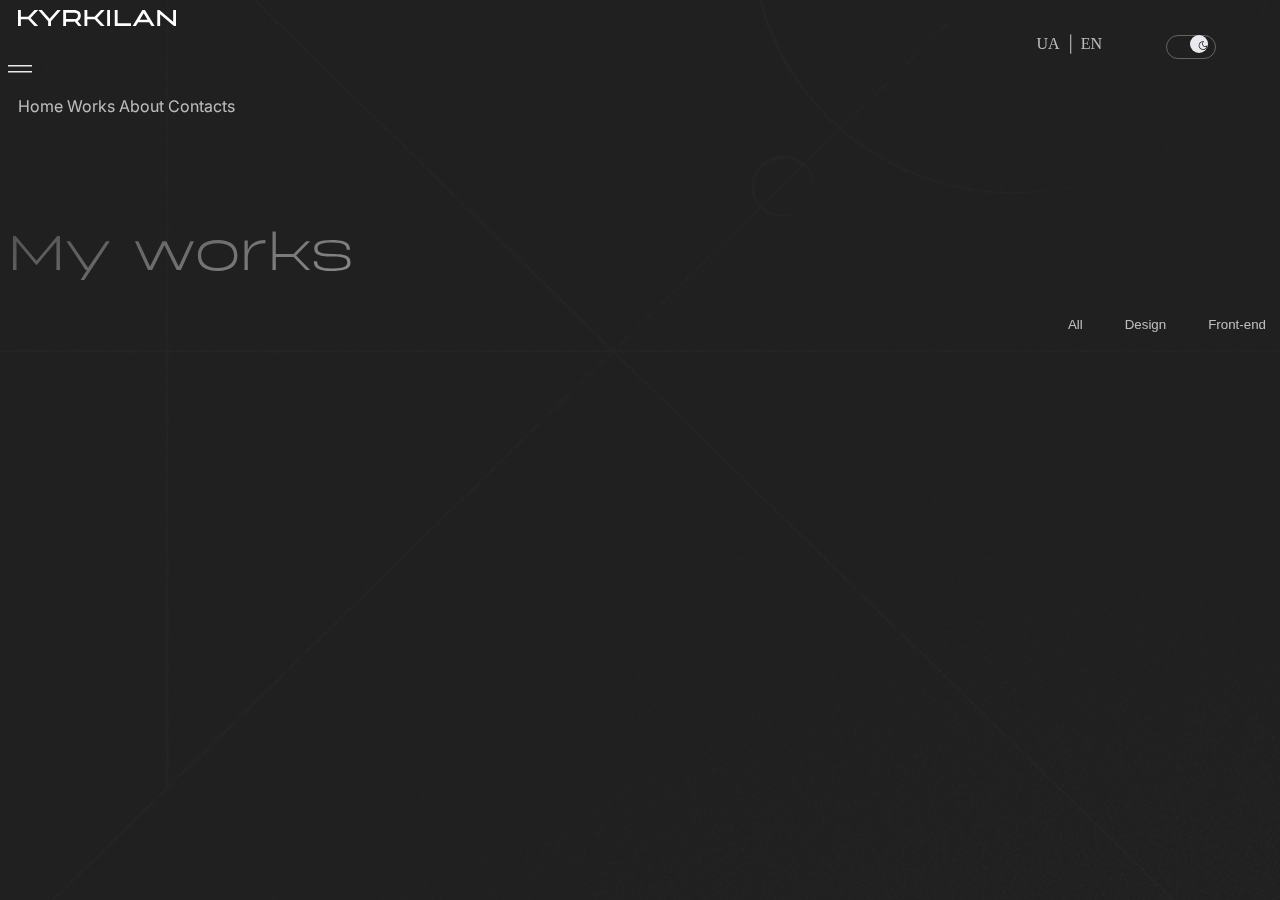
<file: works.html>
<!DOCTYPE html>
<html lang="en">
  <head>
    <meta charset="UTF-8" />
    <meta name="viewport" content="width=device-width, initial-scale=1.0" />
    <meta
      name="description"
      content="Check design and front-end projects of Anastasiia Kyrkilan for different mobile and web applications, website - concepts and the real ones."
    />
    <title>Works and Projects of Anastasiia Kyrkilan</title>
    <link
      rel="icon"
      href="data:image/svg+xml,<svg xmlns='http://www.w3.org/2000/svg' width='64' height='64'><text x='50%' y='50%' dominant-baseline='middle' text-anchor='middle' style='font-size: 48px;'>👩🏻‍💻</text></svg>"
    />
    <link
      href="https://cdn.jsdelivr.net/npm/bootstrap@5.3.0/dist/css/bootstrap.min.css"
      rel="stylesheet"
      integrity="sha384-9ndCyUaIbzAi2FUVXJi0CjmCapSmO7SnpJef0486qhLnuZ2cdeRhO02iuK6FUUVM"
      crossorigin="anonymous"
    />
    <script
      src="https://cdn.jsdelivr.net/npm/bootstrap@5.3.0/dist/js/bootstrap.bundle.min.js"
      integrity="sha384-geWF76RCwLtnZ8qwWowPQNguL3RmwHVBC9FhGdlKrxdiJJigb/j/68SIy3Te4Bkz"
      crossorigin="anonymous"
    ></script>
    <link rel="stylesheet" href="/src/dark-theme.css" id="theme-link" />
  </head>

  <body>
    <!-- Header -->
    <nav class="navbar sticky-top navbar-expand-lg navbar-dark" id="header">
      <div class="container">
        <a class="navbar-brand" href="/"
          ><img src="/img/logo.svg" alt="Kyrkilan" class="cursor-hover"
        /></a>

        <div class="switchers">
          <div class="lang">
            <a class="nav-item nav-link" href="#">UA</a>
            <p>|</p>
            <a class="nav-item nav-link active" href="#">EN</a>
          </div>

          <span class="switcher switcher-1">
            <input type="checkbox" id="switcher-1" />
            <label for="switcher-1"></label>
          </span>
        </div>

        <button
          class="navbar-toggler d-lg-none"
          type="button"
          data-bs-toggle="collapse"
          data-bs-target="#navbarNavAltMarkup"
        >
          <span class="navbar-toggler-icon"></span>
        </button>

        <button id="custom-toggler" class="d-lg-none">
          <img
            src="icons/icon-burger-menu.svg"
            alt="Menu"
            class="menu-icon"
            width="24px"
          />
          <img
            src="icons/icon_burger_close.svg"
            alt="Close"
            class="close-icon disabled"
            width="24px"
          />
        </button>

        <div class="collapse navbar-collapse" id="navbarNavAltMarkup">
          <div class="navbar-nav">
            <a class="nav-item nav-link menu-item" aria-current="page" href="/"
              >Home</a
            >
            <a class="nav-item nav-link menu-item active" href="/works.html"
              >Works</a
            >
            <a class="nav-item nav-link menu-item" href="/about.html">About</a>
            <a class="nav-item nav-link menu-item" href="#contact-screen-works"
              >Contacts</a
            >
          </div>
        </div>
      </div>
    </nav>

    <!-- Works -->
    <div class="container works-screen">
      <!-- Title and tabs -->
      <div class="row works-title">
        <div class="col-md-6">
          <h1>My works</h1>
        </div>

        <div class="col-md-6 tab-buttons">
          <button class="tab-button active" data-filter="all">All</button>
          <button class="tab-button" data-filter="design">Design</button>
          <button class="tab-button" data-filter="front">Front-end</button>
        </div>
      </div>

      <div class="row" id="works-cards"></div>
    </div>

    <!-- Contact me -->
    <div class="contact-screen" id="contact-screen-works"></div>

    <!-- Footer -->
    <div class="footer"></div>

    <!-- Cursor -->
    <div class="circle-and-dot"></div>

    <!-- JS -->
    <script src="/src/app.js"></script>
  </body>
</html>
</file>
<file: src/dark-theme.css>
/* Adding fonts */

@import url("https://fonts.googleapis.com/css2?family=Inter:wght@300;400;500&display=swap");

@font-face {
  font-family: PhonkSans;
  src: url("/fonts/PhonkSans-Light.otf") format("opentype");
}

/* Variables */

:root {
  /* Colors */
  --col-bg-dark: #1f1f1f;
  --col-bg-dark-cards: #272727;
  --col-button-blue-grad: linear-gradient(
    222deg,
    #000aff 0%,
    rgba(85, 92, 241, 0.22) 100%
  );
  --col-button-blue-grad-hover: linear-gradient(
    41deg,
    #000aff 0%,
    rgba(85, 92, 241, 0.22) 100%
  );
  --col-white-grad: linear-gradient(
    337deg,
    #fff 0%,
    rgba(255, 255, 255, 0.22) 100%
  );
  --col-white: #fff;

  /* Fonts */
  --font-title: PhonkSans, sans-serif;
  --font-text: Inter, sans-serif;

  /* Shadows */
  --shadow-blue-big: 0px 2.767256498336792px 2.2138051986694336px 0px
      rgba(16, 15, 74, 0.06),
    0px 6.650102138519287px 5.32008171081543px 0px rgba(16, 15, 74, 0.09),
    0px 12.521552085876465px 10.017241477966309px 0px rgba(16, 15, 74, 0.11),
    0px 22.3363094329834px 17.869047164916992px 0px rgba(16, 15, 74, 0.13),
    0px 41.777610778808594px 33.422088623046875px 0px rgba(16, 15, 74, 0.16),
    0px 100px 80px 0px rgba(16, 15, 74, 0.22);
  --shadow-blue-small: 0px 12.5px 10.02px 0px rgba(16, 15, 74, 0.08),
    0px 41.777610778808594px 33.422088623046875px 0px rgba(16, 15, 74, 0.13);

  /* Cursor */
  --cursor-bg: #fafafa;
  --cursor-bg-line: #ffffff;
}

/* Cursor styles */

* {
  cursor: none;
}

[type="button"]:not(:disabled),
[type="reset"]:not(:disabled),
[type="submit"]:not(:disabled),
button:not(:disabled) {
  cursor: none;
}

/* Animation */

@keyframes scroll {
  0% {
    transform: translateX(0%);
  }
  100% {
    transform: translateX(-100%);
  }
}

/* Common elements styles */

body {
  background-color: var(--col-bg-dark);
  background-image: url("/img/bg_pattern.png");
  background-size: cover;
  background-repeat: no-repeat;
}

p,
.social-media-links a,
.footer .help-ua a {
  font-family: var(--font-text);
  font-size: 16px;
  font-style: normal;
  font-weight: 400;
  line-height: 24px;

  color: var(--col-white);
  opacity: 0.6;
}

h1,
h2 {
  background: var(--col-white-grad);
  background-clip: text;
  -webkit-background-clip: text;
  -webkit-text-fill-color: transparent;
}

h1 {
  font-family: var(--font-title);
  font-size: 48px;
  font-style: normal;
  font-weight: 300;
  line-height: 56px;
  letter-spacing: 0.48px;
}

h2 {
  font-family: var(--font-title);
  font-size: 32px;
  font-style: normal;
  font-weight: 300;
  line-height: 40px;
  letter-spacing: 0.32px;
}

h3 {
  font-family: var(--font-text);
  font-size: 24px;
  font-style: normal;
  font-weight: 400;
  line-height: 32px;
  letter-spacing: 0.48px;

  color: var(--col-white);
  opacity: 0.9;
}

hr {
  width: 100%;
  height: 2px;

  background: var(--col-white-grad);
  opacity: 0.3;
}

a {
  text-decoration: none;
  color: var(--col-white);
}

.certificates-screen,
.skills-screen,
.contact-screen {
  padding-top: 100px;
  padding-bottom: 40px;
}

.btn-main {
  position: relative;
  padding: 20px 40px;
  margin: 2px;
  background-color: var(--col-bg-dark);
  border-radius: 56px;

  font-family: var(--font-text);
  font-size: 16px;
  font-style: normal;
  font-weight: 400;
  line-height: 24px;

  color: var(--col-white);
  opacity: 0.9;

  transition: all 200ms ease-in-out;
}

.btn-main::after {
  content: "";
  position: absolute;
  top: 0;
  right: 0;
  bottom: 0;
  left: 0;
  z-index: -1;

  margin: -2px;
  border-radius: inherit;
  background-image: var(--col-button-blue-grad);
}

.btn-main:hover::after {
  background-image: var(--col-button-blue-grad-hover);
}

.mail-link:hover,
.social-media-links a:hover,
.nav-link:hover,
.tab-button:hover {
  text-decoration: var(--col-white) solid underline 1.5px;
  text-underline-offset: 12px;

  color: var(--col-white);
  opacity: 0.6;
}

/* Header */

.navbar-brand,
.navbar-collapse {
  padding: 10px;

  font-family: Inter;
  font-size: 16px;
  font-style: normal;
  font-weight: 400;
  line-height: 24px;

  color: var(--col-white);
}

.navbar-collapse {
  justify-content: end;
}

.navbar-nav {
  width: max-content;
  gap: 21px;
}

.navbar-toggler {
  display: none;
}

#custom-toggler {
  margin: 0;
  padding: 0;
  background-color: transparent;
  border: none;
}

.disabled {
  display: none;
}

.nav-link,
.tab-button {
  color: var(--col-white);
  opacity: 0.7;
}

.switchers {
  margin-right: 60px;
  display: flex;
  gap: 60px;
  justify-content: flex-end;
  align-items: center;
  width: -webkit-fill-available;
}

.lang {
  display: flex;
  gap: 8px;
  align-items: center;
}

.lang p {
  margin: 0;
}

.scrolling {
  padding: 0;
  background-color: var(--col-bg-dark);
  border-bottom: rgb(255, 255, 255, 0.03) solid 1px;

  box-shadow: var(--shadow-blue-small);
}

/* Themes Switcher */

span.switcher {
  position: relative;

  width: 50px;
  height: 24px;
  border-radius: 50px;
  margin: 0;
  input {
    appearance: none;

    position: relative;

    width: 50px;
    height: 24px;
    border-radius: 50px;

    background-color: transparent;
    outline: none;

    &:before,
    &:after {
      z-index: 2;

      position: absolute;
      top: 50%;
      transform: translateY(-50%);

      color: var(--col-white);
    }
    &:before {
      content: url("/icons/icon-sun.svg");
      left: 6px;
      opacity: 0;
    }
    &:after {
      content: url("/icons/icon-moon.svg");
      right: 6px;
    }
  }
  label {
    z-index: 1;
    position: absolute;
    top: 3px;
    bottom: 3px;

    border-radius: 50px;
  }
  &.switcher-1 {
    input {
      transition: 0.25s -0.1s;
      &:checked {
        background-color: transparent;
        border: 0.81px solid var(--col-bg-dark-cards);
        &:before {
          opacity: 1;
          transition: opacity 0.5s;
        }
        &:after {
          opacity: 0;
          transition: opacity 0.5s;
        }
        & + label {
          left: 4px;
          right: 28px;

          background: var(--col-bg-dark);

          transition: left 0.5s, right 0.4s 0.2s;
        }
      }
      &:not(:checked) {
        background: transparent;
        border: 0.81px solid rgba(255, 255, 255, 0.3);
        transition: border 0.5s -0.1s;
        &:before {
          color: transparent;
          transition: color 0.5s;
        }
        &:after {
          color: var(--col-bg-dark);
          transition: color 0.5s 0.2s;
        }
        & + label {
          left: 28px;
          right: 4px;

          background: #e9eaf0;

          transition: left 0.4s 0.2s, right 0.5s, background 0.35s -0.1s;
        }
      }
    }
  }
}

/* Contacts screen styles */

.contact-screen h2,
.contact-screen p {
  margin-left: 0;
  padding-left: 0;
}

.contact-screen p {
  margin: 32px 0;
  max-width: 298px;
}

.contact-img {
  max-width: 705px;
  opacity: 0.8;
  float: right;
}

.mail-link h3 {
  margin-bottom: 0;
  font-weight: 400;
  opacity: 0.85;
}

.social-media-links {
  display: flex;
  justify-content: flex-end;
  align-items: flex-end;
  gap: 40px;
}

.social-media-links a {
  opacity: 0.8;
}

/* Footer */

.footer {
  padding-bottom: 40px;
}

.footer hr {
  margin: 0 0 40px;
}

.footer p {
  font-size: 14px;
  letter-spacing: 0.15px;
  margin-bottom: 0;
}

.footer .help-ua {
  display: flex;
  justify-content: end;
  align-items: start;
  gap: 4px;
}

.footer .help-ua a {
  font-size: 14px;
  font-weight: 500;
  opacity: 0.8;

  text-decoration: var(--col-white) solid underline 1px;
  text-underline-offset: 2px;
}

.footer .help-ua a:hover {
  text-decoration: var(--col-white) solid underline 1px;
  text-underline-offset: 8px;

  opacity: 0.6;
}

/* Homepage Main screen styles */

.main-screen {
  padding-top: 116px;
  padding-bottom: 128px;
}

.greeting {
  display: flex;
  margin-bottom: 48px;
}

.greeting img {
  width: 64px;
  height: 64px;
  filter: grayscale(100%);
  transition: filter 0.5s ease;
}

.greeting img:hover {
  filter: grayscale(0%);
}

.greeting div {
  margin-left: 24px;
}

.greeting div h3,
.greeting div p {
  margin: 2px 0;
}

.main-row-btn {
  margin-top: 48px;
}

/* Homepage Decorative image styles */

.deco-img-main {
  width: auto;
  opacity: 0.6;
}

/* Homepage Skills screen styles */

.btn-projects {
  text-align: end;
}

.skill-cards {
  margin-top: 40px;
  gap: 24px;
}

.skill-card {
  margin: 20px auto 0;
  padding: 119px 32px 32px;

  border-radius: 8px;
  border: rgb(255, 255, 255, 0.03) solid 1px;
  background: var(--col-bg-dark-cards);
}

.skill-card h3 {
  margin-bottom: 16px;
}

.skill-card hr {
  margin: 24px auto;
}

.tool-icons {
  display: flex;
  justify-content: flex-start;
  gap: 16px;
  flex-wrap: wrap;
}

/* About me page screen */

.about-me {
  padding-top: 100px;
  padding-bottom: 40px;
}

.about-me img {
  width: 437px;
  filter: grayscale(100%);
  transition: filter 0.5s ease;
}

.about-me img:hover {
  filter: grayscale(0%);
}

.about-me h1,
.certificates-screen h2 {
  margin-bottom: 60px;
}

.about-me p {
  margin-top: 40px;
}

.certificates-screen {
  width: 100%;

  overflow: hidden;
  position: relative;
}

.certificates-container {
  display: flex;
  gap: 10px;
  width: max-content;
  margin-bottom: 10px;
}

.certificates {
  display: flex;
  gap: 10px;
  animation: scroll 60s linear infinite;
  animation-play-state: running;
  animation-delay: 0s;
  animation-direction: normal;
}

.certificates-container .scroll-back {
  animation-direction: reverse;
}

.certificates-container:hover .certificates {
  animation-play-state: paused;
}

.certificates-screen img {
  margin: 0;
  padding: 0;
  height: 250px;
  filter: grayscale(100%);
  transition: filter 0.5s ease;
}

.certificates-screen img:hover {
  filter: grayscale(0%);
}

/* My works page */

.works-title {
  margin-top: 100px;
  margin-bottom: 60px;
}

.tab-buttons {
  display: flex;
  justify-content: flex-end;
  gap: 30px;
}

.tab-button {
  border: none;
  background-color: transparent;

  color: var(--col-white);
}

#works-cards img {
  padding-bottom: 30px;
  filter: grayscale(100%);
  transition: filter 0.5s ease;
}

#works-cards img:hover {
  filter: grayscale(0%);
}

/* Responsive notes */

@media (min-width: 1201px) and (max-width: 1400px) {
  .skill-card {
    max-width: 550px;
  }
}

@media (min-width: 993px) and (max-width: 1200px) {
  .skill-card {
    max-width: 460px;
  }
}

@media (min-width: 577px) and (max-width: 992px) {
  #header.active {
    position: fixed;
    align-items: start;

    width: 100%;
    height: 100vh;

    background-color: var(--col-bg-dark);
    border-bottom: rgb(255, 255, 255, 0.03) solid 1px;

    box-shadow: var(--shadow-blue-small);

    z-index: 1000;
  }

  #header.active .container {
    gap: 30px;
  }

  .switchers {
    width: 45%;
  }

  .lang {
    gap: 16px;
  }

  .navbar-nav {
    margin-top: 30px;
  }

  .skill-card {
    padding-top: 80px;
  }

  .contact-screen {
    padding-top: 50px;
  }

  .contact-img {
    width: 100%;
    float: none;
    margin-bottom: 40px;
  }

  .mail-link {
    padding-left: 0;
  }

  .social-media-links {
    justify-content: flex-start;
    margin-top: 20px;
    padding-left: 0;
  }

  .footer .row div {
    padding-left: 0;
  }

  .footer .help-ua {
    justify-content: start;
    margin-top: 10px;
  }

  .about-me {
    padding-top: 50px;
    padding-bottom: 0;
  }

  .about-me img {
    width: 100%;
    margin-bottom: 60px;
  }

  .about-me h1 {
    margin-bottom: 40px;
  }

  .about-me p {
    margin-top: 30px;
  }

  .works-title {
    margin-top: 50px;
    margin-bottom: 20px;
  }

  .works-title ul {
    justify-content: flex-start;
    margin-top: 30px;
  }

  .circle-and-dot {
    display: none;
  }
}

@media (max-width: 576px) {
  h1 {
    font-size: 26px;
    line-height: 40px;
  }

  h3 {
    font-size: 20px;
    line-height: 24px;
  }

  #header.active {
    position: fixed;
    align-items: start;

    width: 100%;
    height: 100vh;

    background-color: var(--col-bg-dark);
    border-bottom: rgb(255, 255, 255, 0.03) solid 1px;

    box-shadow: var(--shadow-blue-small);

    z-index: 1000;
  }

  #header.active .container {
    gap: 0px;
  }

  .container,
  .contact-screen .container .row,
  .footer .container .row {
    padding-left: 20px;
    padding-right: 20px;
  }

  .switchers {
    margin-right: 0;
    gap: 16px;
    width: 30%;
  }

  .lang {
    gap: 12px;
  }

  .navbar-nav {
    margin-top: 30px;
  }

  .mail-link,
  .social-media-links {
    padding-left: 0;
  }

  .main-screen {
    padding-top: 60px;
    padding-bottom: 80px;
  }

  .greeting {
    flex-direction: column;
    margin-bottom: 32px;
    width: 330px;
  }

  .greeting div {
    margin-left: 0;
  }

  .greeting div h3 {
    margin-top: 20px;
  }

  .btn-projects {
    margin-top: 40px;
    margin-bottom: 20px;
    text-align: start;
  }

  .skill-cards {
    width: 100%;
    padding: 0 0 0 20px;
    align-self: center;
  }

  .skill-card {
    margin: 0;
  }

  .skills-screen,
  .contact-screen {
    padding-top: 60px;
    padding-bottom: 40px;
  }

  .contact-img {
    width: 100%;
    float: none;
    margin-bottom: 60px;
  }

  .social-media-links {
    justify-content: space-between;
    margin-top: 32px;
    gap: 16px;
  }

  .rights {
    padding-left: 0;
  }

  .footer .help-ua {
    justify-content: start;
    margin-top: 10px;
    padding-left: 0;
    flex-wrap: wrap;
  }

  .about-me {
    width: 90%;
    padding-top: 40px;
    padding-bottom: 0;
  }

  .about-me .row {
    padding: 0;
  }

  .about-me img {
    margin-bottom: 60px;
  }

  .about-me h1 {
    margin-bottom: 40px;
  }

  .about-me p {
    margin-top: 30px;
  }

  .works-title {
    margin-top: 50px;
    margin-bottom: 20px;
  }

  .works-title ul {
    justify-content: flex-start;
    margin-top: 30px;
  }

  .circle-and-dot {
    display: none;
  }
}
</file>
